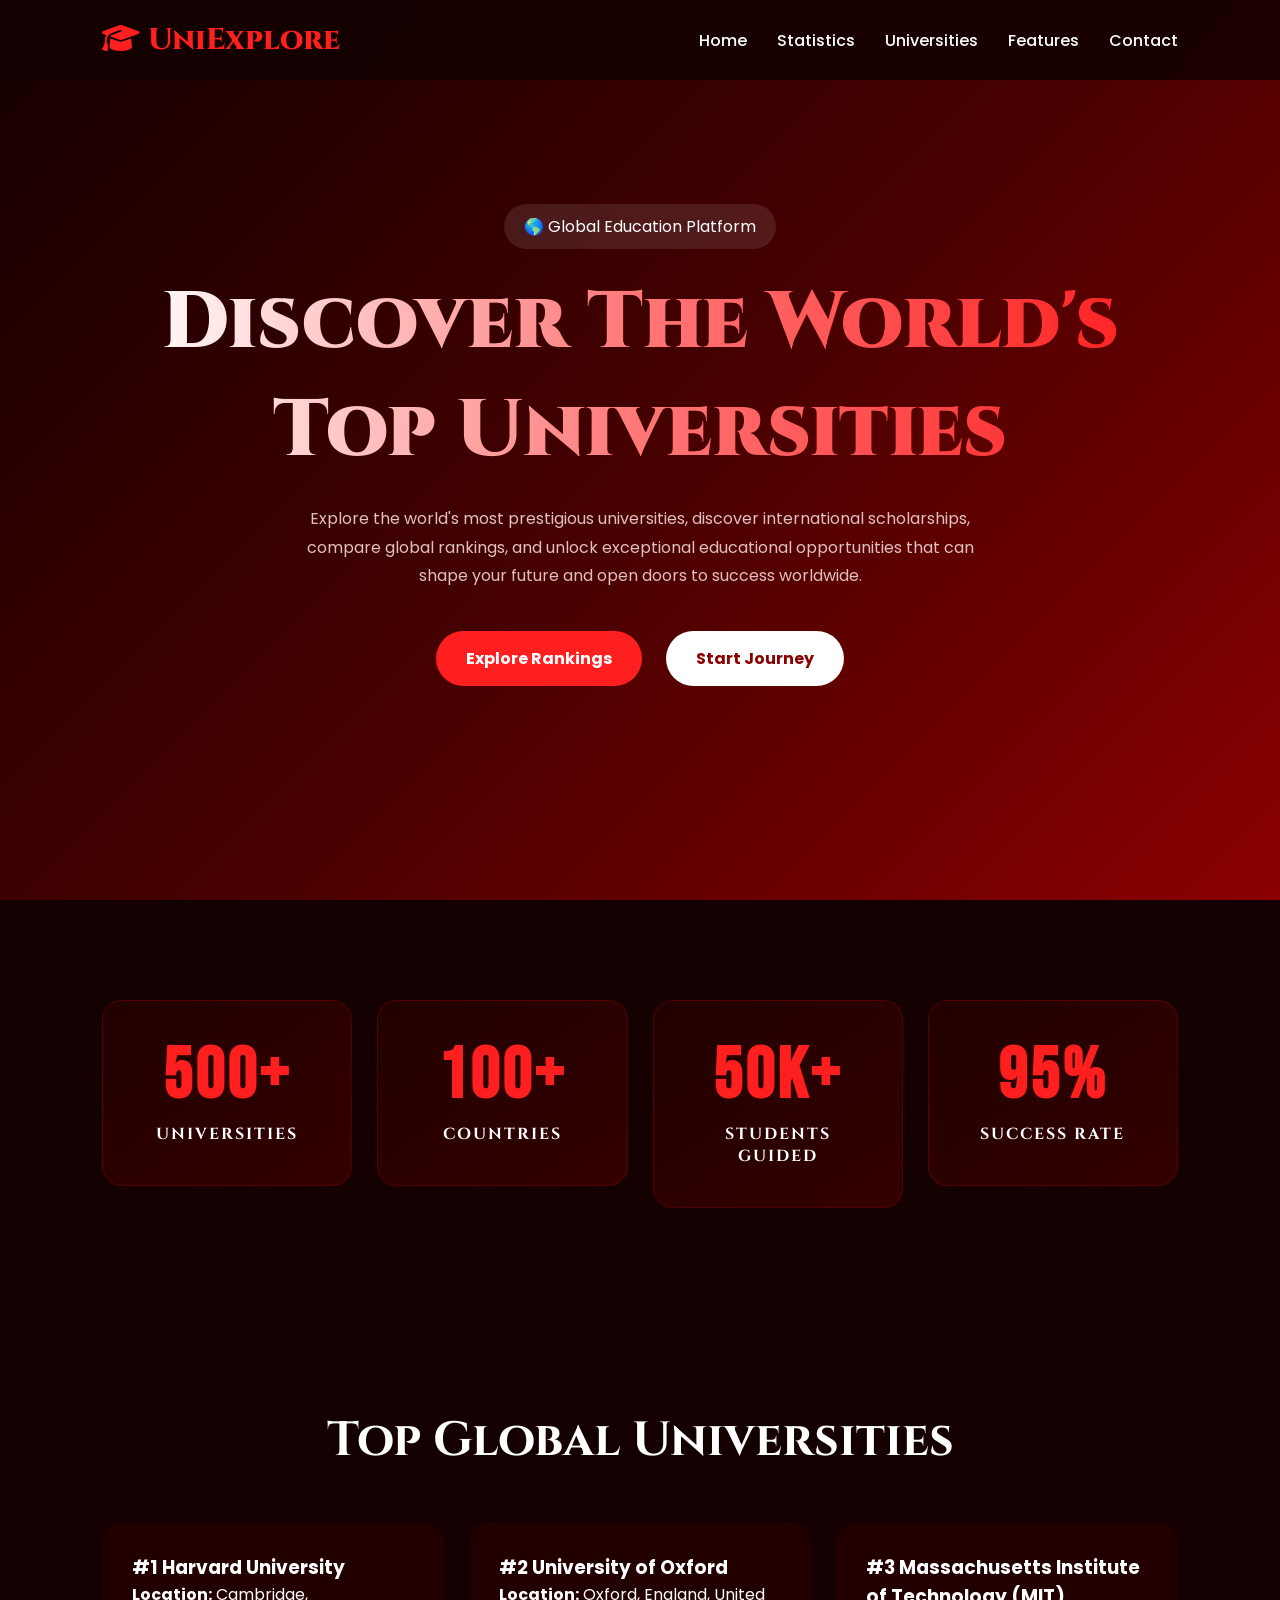
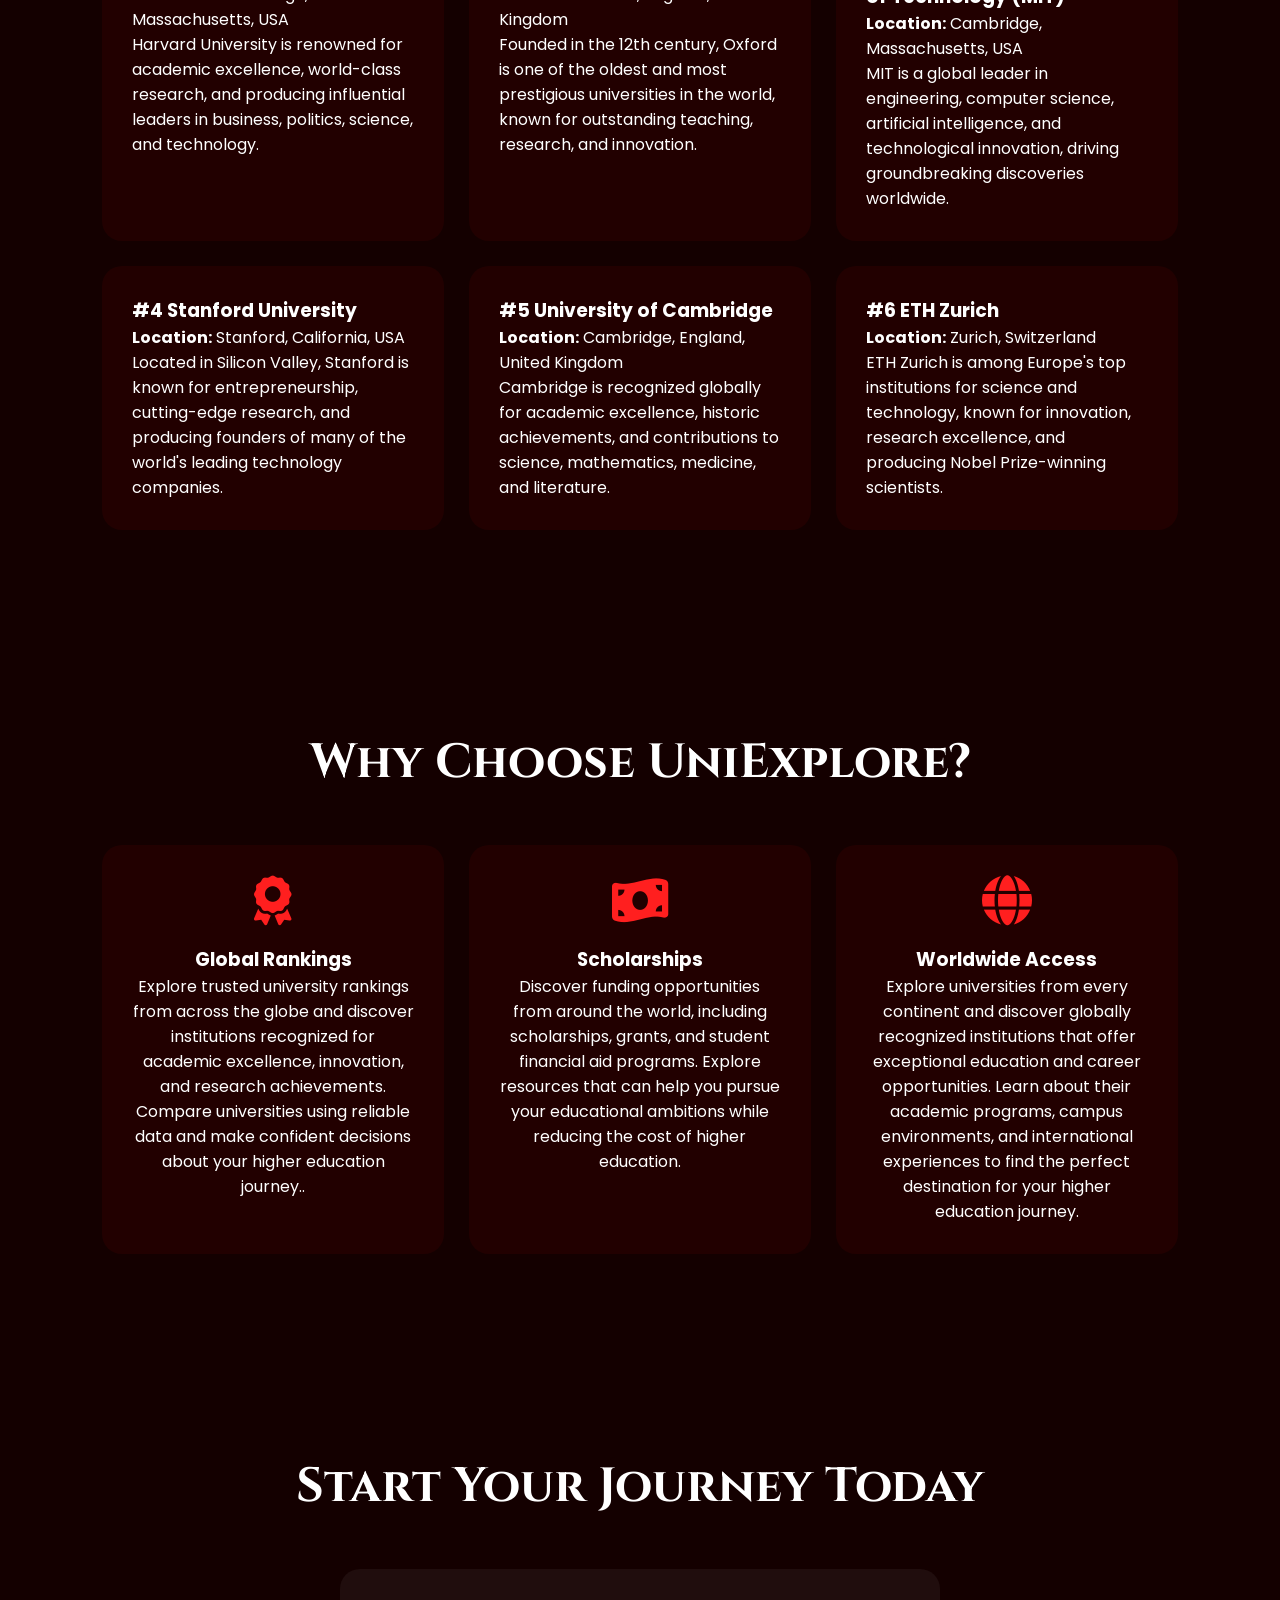
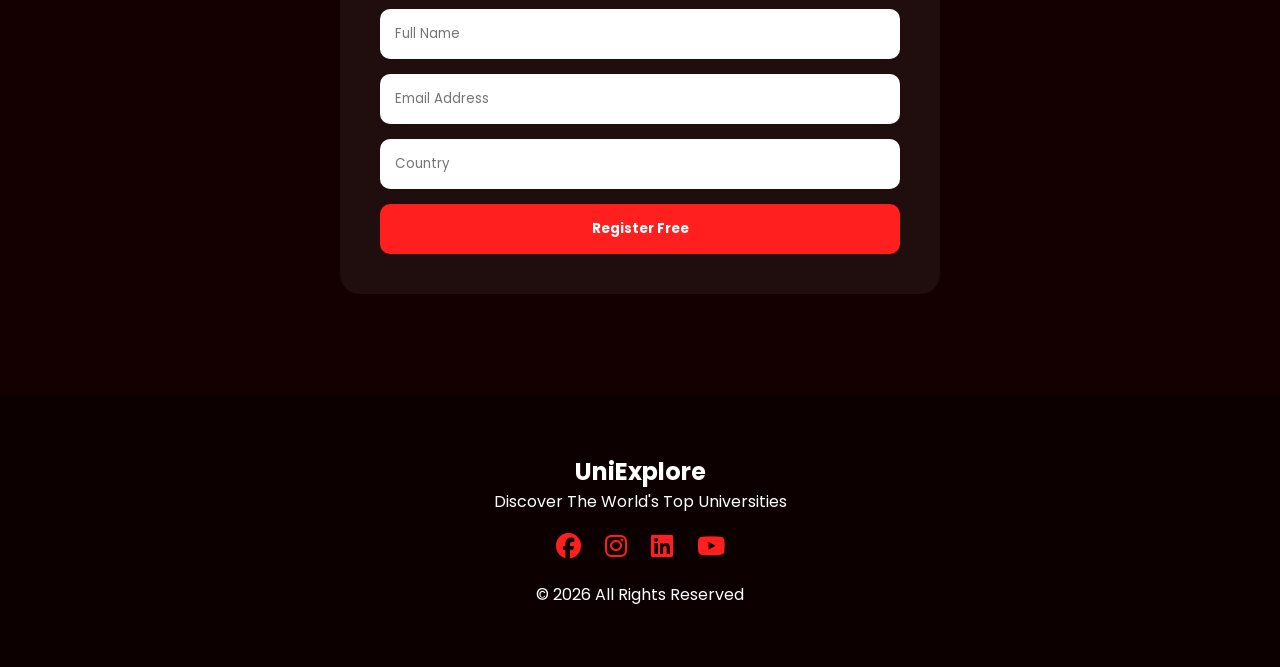
<file: index.html>
<!DOCTYPE html>
<html lang="en">
<head>
<meta charset="UTF-8">
<meta name="viewport" content="width=device-width, initial-scale=1.0">
<title>Discover The World's Top Universities</title>

<link rel="stylesheet" href="style.css">

<link rel="preconnect" href="https://fonts.googleapis.com">
<link rel="preconnect" href="https://fonts.gstatic.com" crossorigin>

<link href="https://fonts.googleapis.com/css2?family=Poppins:wght@300;400;500;600;700;800;900&display=swap" rel="stylesheet">

<link rel="stylesheet"
href="https://cdnjs.cloudflare.com/ajax/libs/font-awesome/6.5.1/css/all.min.css">

<link href="https://fonts.googleapis.com/css2?family=Cinzel:wght@500;700;800&family=Poppins:wght@300;400;500;600;700&display=swap" rel="stylesheet">

<link href="https://fonts.googleapis.com/css2?family=Bebas+Neue&family=Cinzel:wght@500;600;700&family=Poppins:wght@300;400;500;600;700&display=swap" rel="stylesheet">
<link href="https://fonts.googleapis.com/css2?family=Cinzel:wght@500;600;700&display=swap" rel="stylesheet">

</head>

<body>

<header>
<nav>

<div class="logo">
<i class="fas fa-graduation-cap"></i>
UniExplore
</div>

<ul>
<li><a href="#home">Home</a></li>
<li><a href="#stats">Statistics</a></li>
<li><a href="#universities">Universities</a></li>
<li><a href="#features">Features</a></li>
<li><a href="#contact">Contact</a></li>
</ul>

</nav>
</header>

<section id="home">

<div class="hero-content">

<span class="badge">
🌎 Global Education Platform
</span>

<h1>
Discover The World's Top Universities
</h1>

<p>
Explore the world's most prestigious universities, discover international scholarships, compare global rankings, and unlock exceptional educational opportunities that can shape your future and open doors to success worldwide.
</p>

<div class="hero-buttons">

<a href="#universities" class="btn-primary">
Explore Rankings
</a>

<a href="#contact" class="btn-secondary">
Start Journey
</a>

</div>

</div>

</section>

<section id="stats">

    <a href="universities.html" class="stat-link">
        <div class="stat-box">
            <h2>500+</h2>
            <p>Universities</p>
        </div>
    </a>

    <a href="countries.html" class="stat-link">
        <div class="stat-box">
            <h2>100+</h2>
            <p>Countries</p>
        </div>
    </a>

    <a href="testimonials.html" class="stat-link">
        <div class="stat-box">
            <h2>50K+</h2>
            <p>Students Guided</p>
        </div>
    </a>

    <a href="success.html" class="stat-link">
        <div class="stat-box">
            <h2>95%</h2>
            <p>Success Rate</p>
        </div>
    </a>

</section>

<section id="universities">

<h2 class="section-title">
Top Global Universities
</h2>

<div class="cards">

<div class="card">
 <h3>#1 Harvard University</h3>
        <p><strong>Location:</strong> Cambridge, Massachusetts, USA</p>
        <p>
            Harvard University is renowned for academic excellence,
            world-class research, and producing influential leaders
            in business, politics, science, and technology.
        </p>
</div>

<div class="card">
 <h3>#2 University of Oxford</h3>
        <p><strong>Location:</strong> Oxford, England, United Kingdom</p>
        <p>
            Founded in the 12th century, Oxford is one of the oldest
            and most prestigious universities in the world, known for
            outstanding teaching, research, and innovation.
        </p>
</div>

<div class="card">
 <h3>#3 Massachusetts Institute of Technology (MIT)</h3>
        <p><strong>Location:</strong> Cambridge, Massachusetts, USA</p>
        <p>
            MIT is a global leader in engineering, computer science,
            artificial intelligence, and technological innovation,
            driving groundbreaking discoveries worldwide.
        </p>
</div>

<div class="card">
 <h3>#4 Stanford University</h3>
        <p><strong>Location:</strong> Stanford, California, USA</p>
        <p>
            Located in Silicon Valley, Stanford is known for
            entrepreneurship, cutting-edge research, and producing
            founders of many of the world's leading technology companies.
        </p>
</div>

<div class="card">
  <h3>#5 University of Cambridge</h3>
        <p><strong>Location:</strong> Cambridge, England, United Kingdom</p>
        <p>
            Cambridge is recognized globally for academic excellence,
            historic achievements, and contributions to science,
            mathematics, medicine, and literature.
        </p>
</div>

<div class="card">
  <h3>#6 ETH Zurich</h3>
        <p><strong>Location:</strong> Zurich, Switzerland</p>
        <p>
            ETH Zurich is among Europe's top institutions for science
            and technology, known for innovation, research excellence,
            and producing Nobel Prize-winning scientists.
        </p>
</div>

</div>

</section>

<section id="features">

<h2 class="section-title">
Why Choose UniExplore?
</h2>

<div class="cards">

<div class="feature">
<i class="fas fa-award"></i>
<h3>Global Rankings</h3>
<p>Explore trusted university rankings from across the globe and discover institutions recognized for academic excellence, innovation, and research achievements. Compare universities using reliable data and make confident decisions about your higher education journey..</p>
</div>

<div class="feature">
<i class="fas fa-money-bill-wave"></i>
<h3>Scholarships</h3>
<p>Discover funding opportunities from around the world, including scholarships, grants, and student financial aid programs. Explore resources that can help you pursue your educational ambitions while reducing the cost of higher education.</p>
</div>

<div class="feature">
<i class="fas fa-globe"></i>
<h3>Worldwide Access</h3>
<p>Explore universities from every continent and discover globally recognized institutions that offer exceptional education and career opportunities. Learn about their academic programs, campus environments, and international experiences to find the perfect destination for your higher education journey.</p>
</div>

</div>

</section>

<section id="contact">

<h2 class="section-title">
Start Your Journey Today
</h2>

<form class="contact-form">

<input type="text" placeholder="Full Name">

<input type="email" placeholder="Email Address">

<input type="text" placeholder="Country">

<button>
Register Free
</button>

</form>

</section>

<footer>

<h2>UniExplore</h2>

<p>
Discover The World's Top Universities
</p>

<div class="socials">
<i class="fab fa-facebook"></i>
<i class="fab fa-instagram"></i>
<i class="fab fa-linkedin"></i>
<i class="fab fa-youtube"></i>
</div>

<p class="copyright">
© 2026 All Rights Reserved
</p>

</footer>

</body>
</html>
</file>
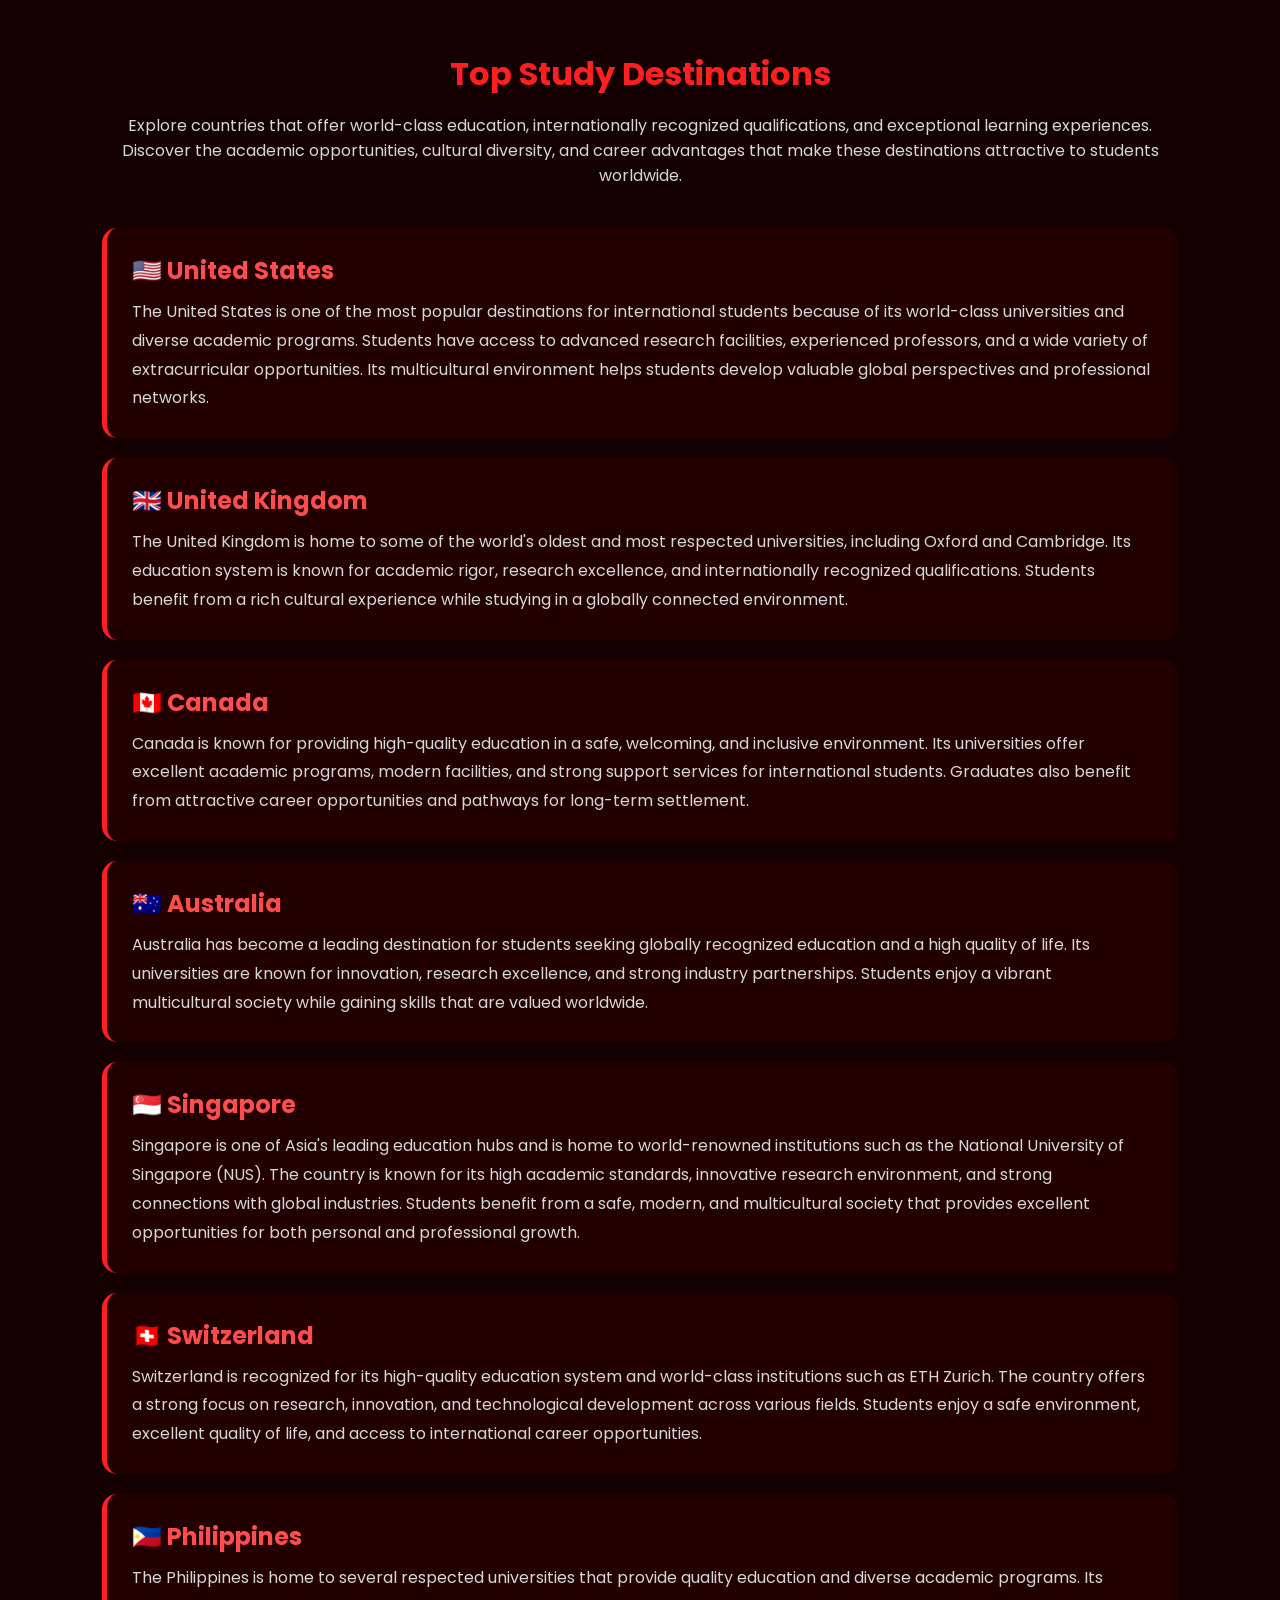
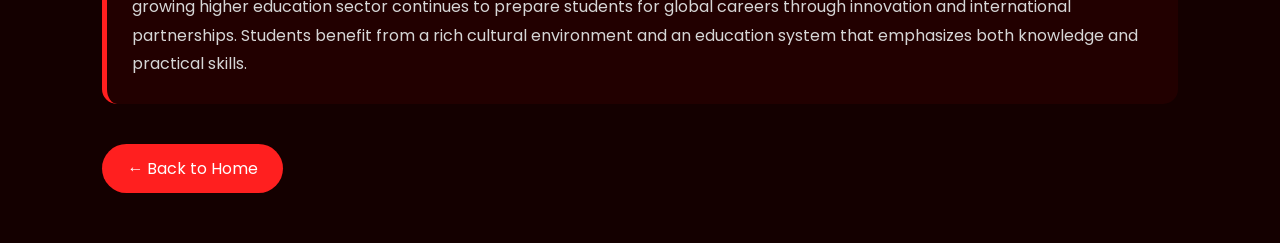
<file: countries.html>
<!DOCTYPE html>
<html lang="en">
<head>
<meta charset="UTF-8">
<meta name="viewport" content="width=device-width, initial-scale=1.0">
<title>Top Study Destinations</title>

<link href="https://fonts.googleapis.com/css2?family=Poppins:wght@300;400;500;600;700;800&display=swap" rel="stylesheet">

<style>

*{
margin:0;
padding:0;
box-sizing:border-box;
font-family:'Poppins',sans-serif;
}

body{
background:#140000;
color:white;
padding:50px 8%;
}

h1{
text-align:center;
color:#ff1f1f;
margin-bottom:15px;
}

.subtitle{
text-align:center;
color:#d6d6d6;
margin-bottom:40px;
}

.country{
background:#220000;
padding:25px;
border-radius:15px;
margin-bottom:20px;
border-left:5px solid #ff1f1f;
}

.country h2{
color:#ff4d4d;
margin-bottom:10px;
}

.country p{
line-height:1.8;
color:#d6d6d6;
}

.back{
display:inline-block;
margin-top:20px;
padding:12px 25px;
background:#ff1f1f;
color:white;
text-decoration:none;
border-radius:30px;
}

</style>
</head>
<body>

<h1>Top Study Destinations</h1>

<p class="subtitle">
Explore countries that offer world-class education, internationally recognized qualifications, and exceptional learning experiences. Discover the academic opportunities, cultural diversity, and career advantages that make these destinations attractive to students worldwide.</p>

<div class="country">
<h2>🇺🇸 United States</h2>
<p>
The United States is one of the most popular destinations for international students because of its world-class universities and diverse academic programs. Students have access to advanced research facilities, experienced professors, and a wide variety of extracurricular opportunities. Its multicultural environment helps students develop valuable global perspectives and professional networks.
</p>
</div>

<div class="country">
<h2>🇬🇧 United Kingdom</h2>
<p>
The United Kingdom is home to some of the world's oldest and most respected universities, including Oxford and Cambridge. Its education system is known for academic rigor, research excellence, and internationally recognized qualifications. Students benefit from a rich cultural experience while studying in a globally connected environment.
</p>
</div>

<div class="country">
<h2>🇨🇦 Canada</h2>
<p>
Canada is known for providing high-quality education in a safe, welcoming, and inclusive environment. Its universities offer excellent academic programs, modern facilities, and strong support services for international students. Graduates also benefit from attractive career opportunities and pathways for long-term settlement.
</p>
</div>

<div class="country">
<h2>🇦🇺 Australia</h2>
<p>
Australia has become a leading destination for students seeking globally recognized education and a high quality of life. Its universities are known for innovation, research excellence, and strong industry partnerships. Students enjoy a vibrant multicultural society while gaining skills that are valued worldwide.
</p>
</div>

<div class="country">
<h2>🇸🇬 Singapore</h2>
 <p>
        Singapore is one of Asia's leading education hubs and is home to world-renowned institutions such as the National University of Singapore (NUS). The country is known for its high academic standards, innovative research environment, and strong connections with global industries. Students benefit from a safe, modern, and multicultural society that provides excellent opportunities for both personal and professional growth.
    </p>
</div>

<div class="country">
    <h2>🇨🇭 Switzerland</h2>
    <p>
        Switzerland is recognized for its high-quality education system and world-class institutions such as ETH Zurich. The country offers a strong focus on research, innovation, and technological development across various fields. Students enjoy a safe environment, excellent quality of life, and access to international career opportunities.
    </p>
</div>

<div class="country">
    <h2>🇵🇭 Philippines</h2>
    <p>
        The Philippines is home to several respected universities that provide quality education and diverse academic programs. Its growing higher education sector continues to prepare students for global careers through innovation and international partnerships. Students benefit from a rich cultural environment and an education system that emphasizes both knowledge and practical skills.
    </p>
</div>

<a href="index.html" class="back">← Back to Home</a>

</body>
</html>
</file>
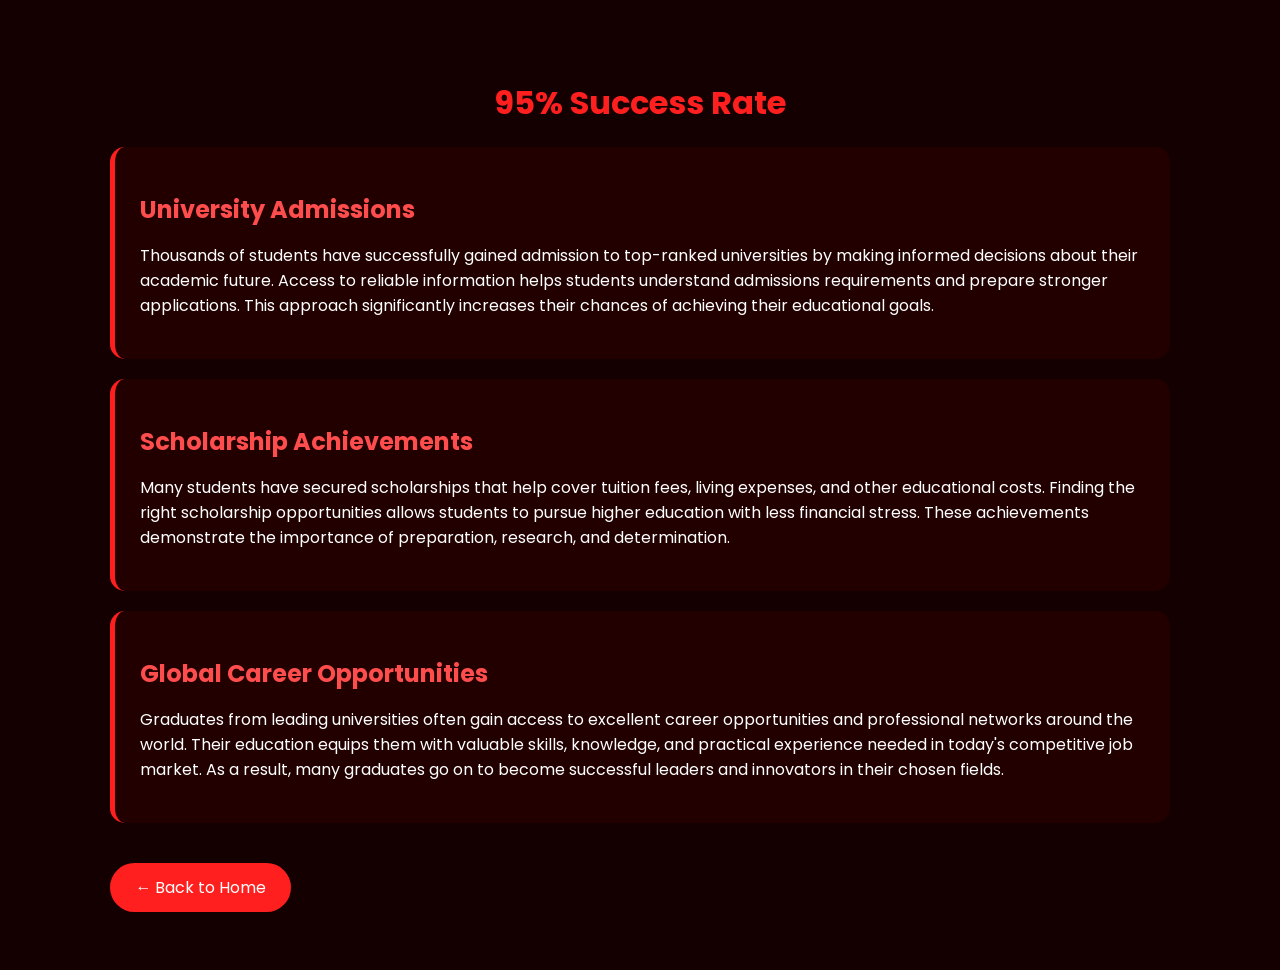
<file: success.html>
<!DOCTYPE html>
<html lang="en">
<head>
<meta charset="UTF-8">
<meta name="viewport" content="width=device-width, initial-scale=1.0">
<title>Success Stories</title>

<link href="https://fonts.googleapis.com/css2?family=Poppins:wght@300;400;500;600;700&display=swap" rel="stylesheet">

<style>

body{
font-family:'Poppins',sans-serif;
background:#140000;
color:white;
padding:50px 8%;
}

h1{
text-align:center;
color:#ff1f1f;
margin-bottom:20px;
}

.success{
background:#220000;
padding:25px;
margin-bottom:20px;
border-radius:15px;
border-left:5px solid #ff1f1f;
}

.success h2{
color:#ff4d4d;
margin-bottom:10px;
}

.back{
display:inline-block;
padding:12px 25px;
background:#ff1f1f;
color:white;
text-decoration:none;
border-radius:30px;
margin-top:20px;
}

</style>
</head>
<body>

<h1>95% Success Rate</h1>

<div class="success">
<h2>University Admissions</h2>
<p>
Thousands of students have successfully gained admission to top-ranked universities by making informed decisions about their academic future. Access to reliable information helps students understand admissions requirements and prepare stronger applications. This approach significantly increases their chances of achieving their educational goals.
</p>
</div>

<div class="success">
<h2>Scholarship Achievements</h2>
<p>
Many students have secured scholarships that help cover tuition fees, living expenses, and other educational costs. Finding the right scholarship opportunities allows students to pursue higher education with less financial stress. These achievements demonstrate the importance of preparation, research, and determination.
</p>
</div>

<div class="success">
<h2>Global Career Opportunities</h2>
<p>
Graduates from leading universities often gain access to excellent career opportunities and professional networks around the world. Their education equips them with valuable skills, knowledge, and practical experience needed in today's competitive job market. As a result, many graduates go on to become successful leaders and innovators in their chosen fields.
</p>
</div>

<a href="index.html" class="back">← Back to Home</a>

</body>
</html>
</file>
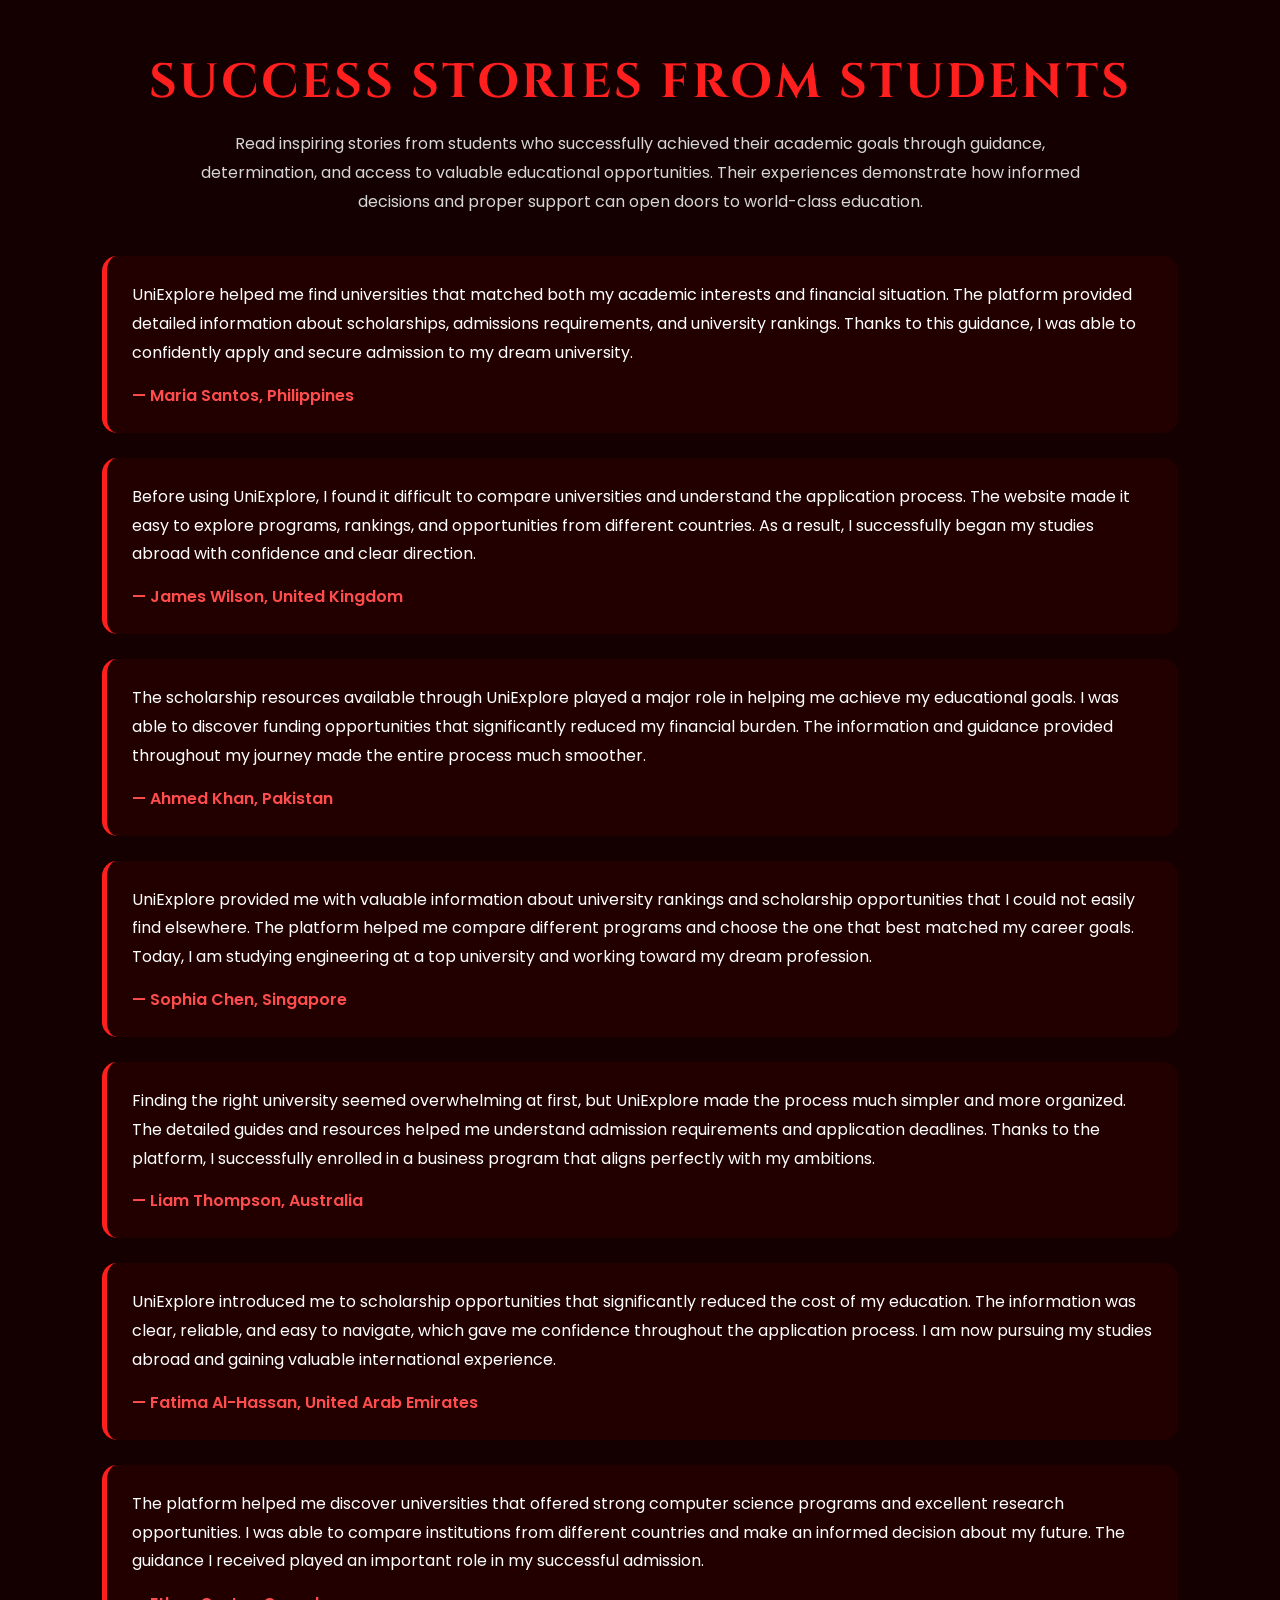
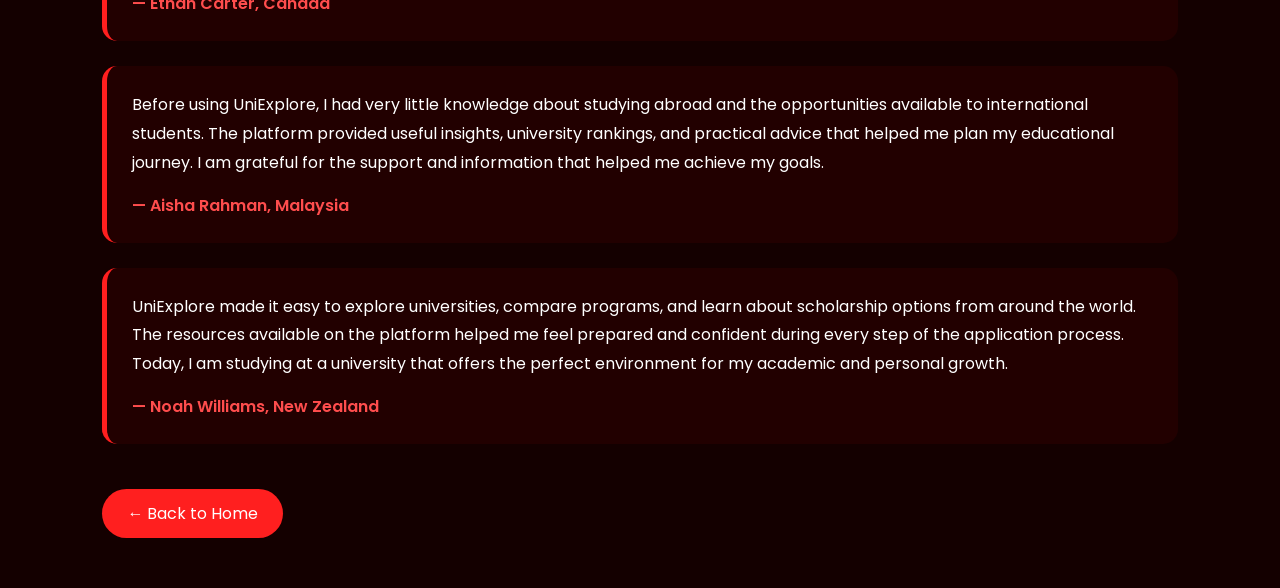
<file: testimonials.html>
<!DOCTYPE html>
<html lang="en">
<head>
<meta charset="UTF-8">
<meta name="viewport" content="width=device-width, initial-scale=1.0">

<title>Student Testimonials</title>

<link href="https://fonts.googleapis.com/css2?family=Cinzel:wght@500;600;700&family=Poppins:wght@300;400;500;600;700&display=swap" rel="stylesheet">

<style>

*{
    margin:0;
    padding:0;
    box-sizing:border-box;
}

body{
    font-family:'Poppins',sans-serif;
    background:#140000;
    color:white;
    padding:50px 8%;
}

h1{
    font-family:'Cinzel',serif;
    text-align:center;
    color:#ff1f1f;
    font-size:3rem;
    letter-spacing:3px;
    text-transform:uppercase;
    margin-bottom:15px;
}

.subtitle{
    text-align:center;
    max-width:900px;
    margin:0 auto 40px;
    color:#d6d6d6;
    line-height:1.8;
}

.testimonial{
    background:#220000;
    padding:25px;
    margin:25px 0;
    border-radius:15px;
    border-left:5px solid #ff1f1f;
    transition:0.3s;
}

.testimonial:hover{
    transform:translateY(-5px);
}

.testimonial p{
    line-height:1.8;
}

.student{
    color:#ff4d4d;
    font-weight:600;
    margin-top:15px;
}

.back{
    display:inline-block;
    padding:12px 25px;
    background:#ff1f1f;
    color:white;
    text-decoration:none;
    border-radius:30px;
    margin-top:20px;
}

.back:hover{
    background:#cc0000;
}

</style>
</head>
<body>

<h1>Success Stories From Students</h1>

<p class="subtitle">
Read inspiring stories from students who successfully achieved their academic goals through guidance, determination, and access to valuable educational opportunities. Their experiences demonstrate how informed decisions and proper support can open doors to world-class education.
</p>

<div class="testimonial">
<p>
UniExplore helped me find universities that matched both my academic interests and financial situation. The platform provided detailed information about scholarships, admissions requirements, and university rankings. Thanks to this guidance, I was able to confidently apply and secure admission to my dream university.
</p>
<div class="student">— Maria Santos, Philippines</div>
</div>

<div class="testimonial">
<p>
Before using UniExplore, I found it difficult to compare universities and understand the application process. The website made it easy to explore programs, rankings, and opportunities from different countries. As a result, I successfully began my studies abroad with confidence and clear direction.
</p>
<div class="student">— James Wilson, United Kingdom</div>
</div>

<div class="testimonial">
<p>
The scholarship resources available through UniExplore played a major role in helping me achieve my educational goals. I was able to discover funding opportunities that significantly reduced my financial burden. The information and guidance provided throughout my journey made the entire process much smoother.
</p>
<div class="student">— Ahmed Khan, Pakistan</div>
</div>

<div class="testimonial">
<p>
UniExplore provided me with valuable information about university rankings and scholarship opportunities that I could not easily find elsewhere. The platform helped me compare different programs and choose the one that best matched my career goals. Today, I am studying engineering at a top university and working toward my dream profession.
</p>
<div class="student">— Sophia Chen, Singapore</div>
</div>

<div class="testimonial">
<p>
Finding the right university seemed overwhelming at first, but UniExplore made the process much simpler and more organized. The detailed guides and resources helped me understand admission requirements and application deadlines. Thanks to the platform, I successfully enrolled in a business program that aligns perfectly with my ambitions.
</p>
<div class="student">— Liam Thompson, Australia</div>
</div>

<div class="testimonial">
<p>
UniExplore introduced me to scholarship opportunities that significantly reduced the cost of my education. The information was clear, reliable, and easy to navigate, which gave me confidence throughout the application process. I am now pursuing my studies abroad and gaining valuable international experience.
</p>
<div class="student">— Fatima Al-Hassan, United Arab Emirates</div>
</div>

<div class="testimonial">
<p>
The platform helped me discover universities that offered strong computer science programs and excellent research opportunities. I was able to compare institutions from different countries and make an informed decision about my future. The guidance I received played an important role in my successful admission.
</p>
<div class="student">— Ethan Carter, Canada</div>
</div>

<div class="testimonial">
<p>
Before using UniExplore, I had very little knowledge about studying abroad and the opportunities available to international students. The platform provided useful insights, university rankings, and practical advice that helped me plan my educational journey. I am grateful for the support and information that helped me achieve my goals.
</p>
<div class="student">— Aisha Rahman, Malaysia</div>
</div>

<div class="testimonial">
<p>
UniExplore made it easy to explore universities, compare programs, and learn about scholarship options from around the world. The resources available on the platform helped me feel prepared and confident during every step of the application process. Today, I am studying at a university that offers the perfect environment for my academic and personal growth.
</p>
<div class="student">— Noah Williams, New Zealand</div>
</div>

<a href="index.html" class="back">← Back to Home</a>

</body>
</html>
</file>
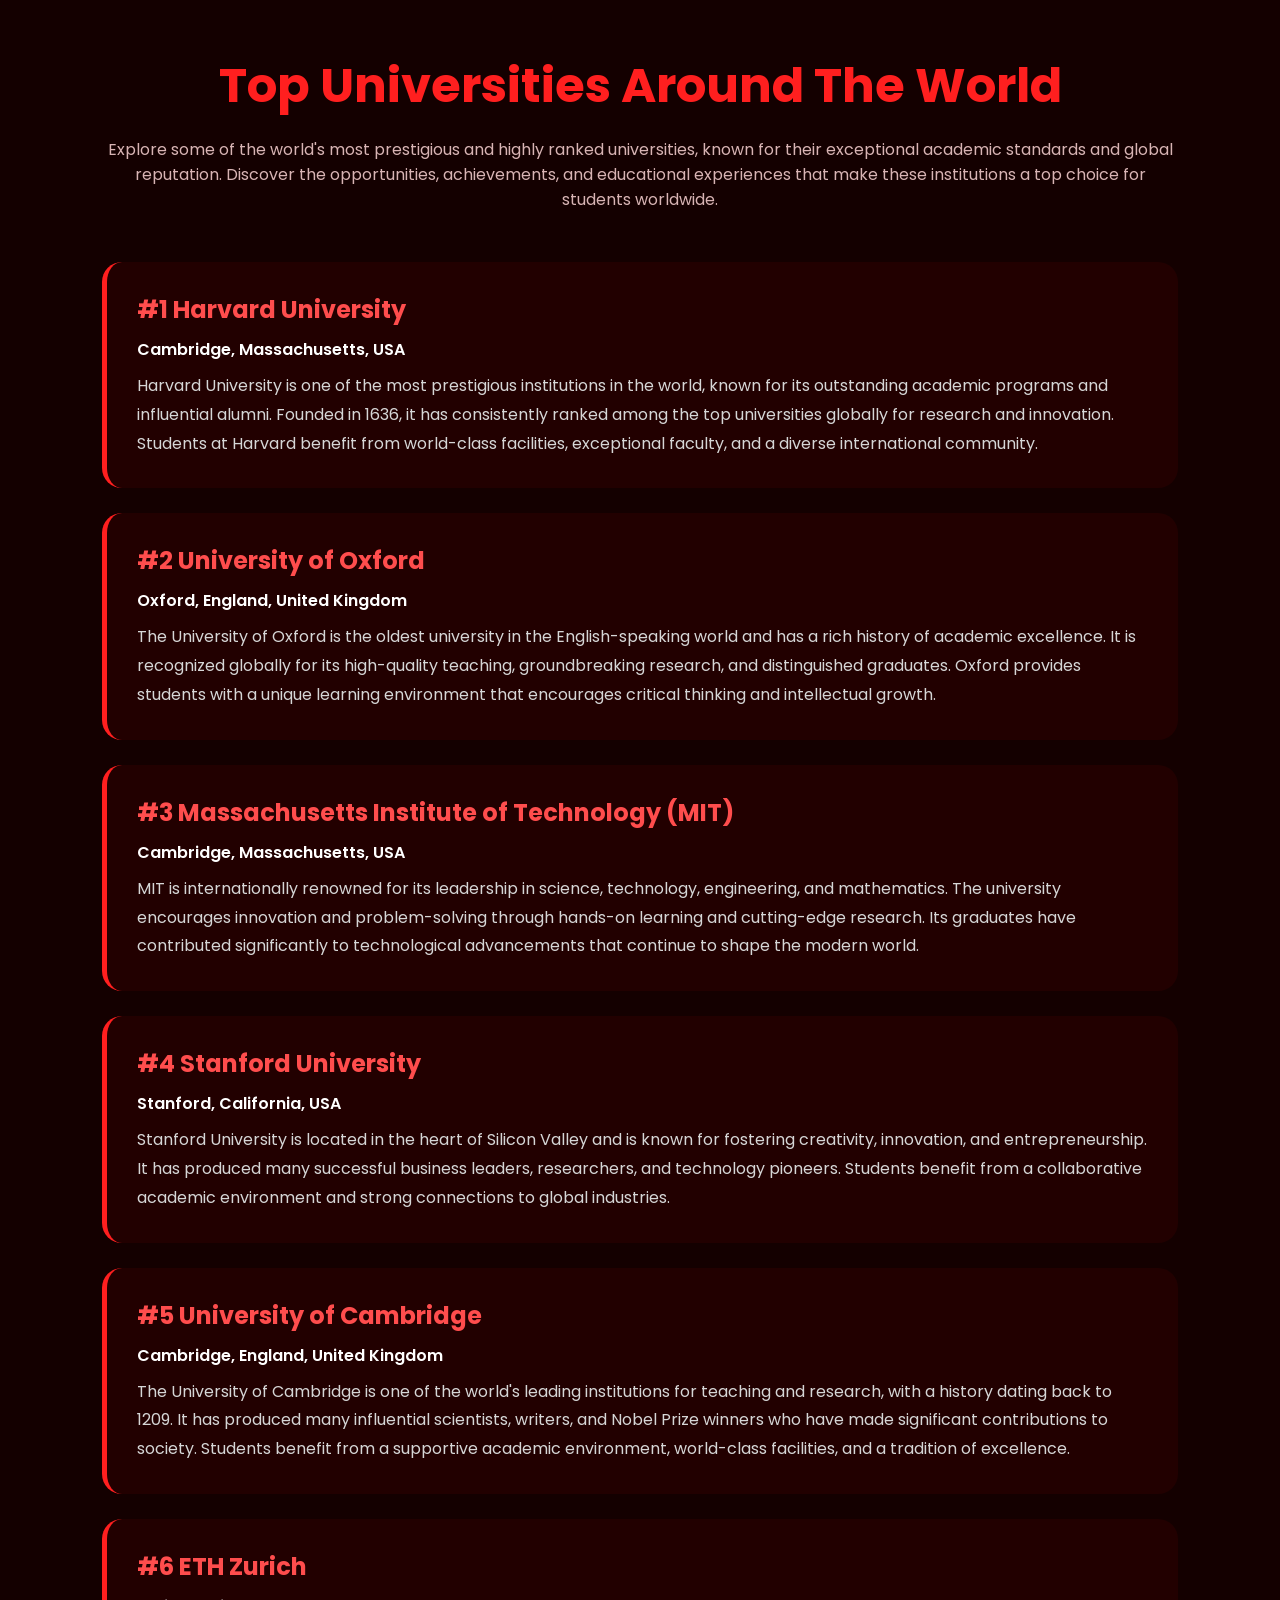
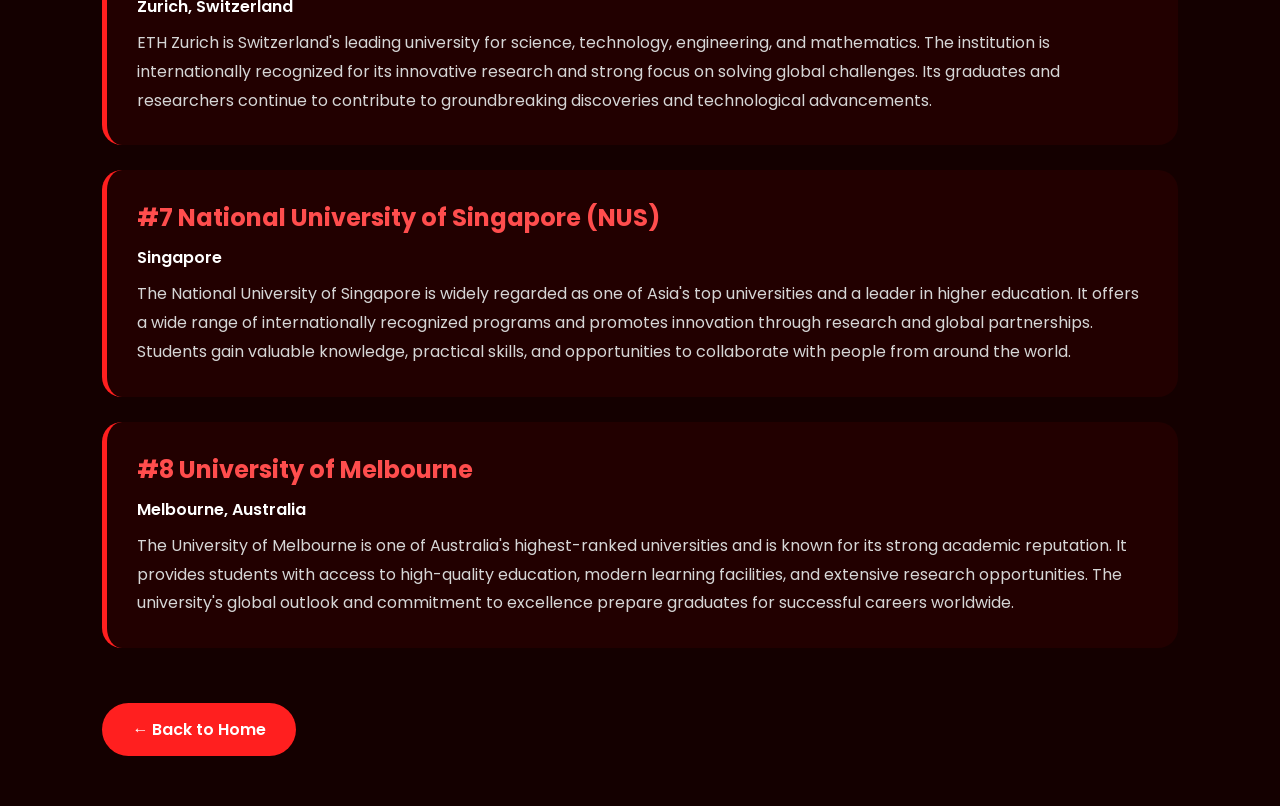
<file: universities.html>
<!DOCTYPE html>
<html lang="en">
<head>
<meta charset="UTF-8">
<meta name="viewport" content="width=device-width, initial-scale=1.0">

<title>Top Universities</title>

<link href="https://fonts.googleapis.com/css2?family=Poppins:wght@300;400;500;600;700;800&display=swap" rel="stylesheet">

<style>

*{
    margin:0;
    padding:0;
    box-sizing:border-box;
    font-family:'Poppins',sans-serif;
}

body{
    background:#140000;
    color:white;
    padding:50px 8%;
}

h1{
    text-align:center;
    color:#ff1f1f;
    font-size:3rem;
    margin-bottom:15px;
}

.subtitle{
    text-align:center;
    color:#d8b4b4;
    margin-bottom:50px;
}

.university-list{
    max-width:1200px;
    margin:auto;
}

.university{
    background:#220000;
    padding:30px;
    border-radius:20px;
    margin-bottom:25px;
    transition:0.3s;
    border-left:5px solid #ff1f1f;
}

.university:hover{
    transform:translateY(-8px);
    box-shadow:0 0 20px rgba(255,0,0,0.3);
}

.university h2{
    color:#ff4d4d;
    margin-bottom:10px;
}

.location{
    font-weight:600;
    color:#ffffff;
    margin-bottom:10px;
}

.university p{
    color:#d6d6d6;
    line-height:1.8;
}

.back-btn{
    display:inline-block;
    margin-top:30px;
    padding:14px 30px;
    background:#ff1f1f;
    color:white;
    text-decoration:none;
    border-radius:30px;
    font-weight:600;
}

.back-btn:hover{
    background:#cc0000;
}

</style>

</head>
<body>

<h1>Top Universities Around The World</h1>

<p class="subtitle">
Explore some of the world's most prestigious and highly ranked universities, known for their exceptional academic standards and global reputation. Discover the opportunities, achievements, and educational experiences that make these institutions a top choice for students worldwide.
</p>

<div class="university-list">

    <div class="university">
        <h2>#1 Harvard University</h2>
        <div class="location">Cambridge, Massachusetts, USA</div>
       <p>
Harvard University is one of the most prestigious institutions in the world, known for its outstanding academic programs and influential alumni. Founded in 1636, it has consistently ranked among the top universities globally for research and innovation. Students at Harvard benefit from world-class facilities, exceptional faculty, and a diverse international community.
</p>
    </div>

    <div class="university">
        <h2>#2 University of Oxford</h2>
        <div class="location">Oxford, England, United Kingdom</div>
        <p>
The University of Oxford is the oldest university in the English-speaking world and has a rich history of academic excellence. It is recognized globally for its high-quality teaching, groundbreaking research, and distinguished graduates. Oxford provides students with a unique learning environment that encourages critical thinking and intellectual growth.
</p>
    </div>

    <div class="university">
        <h2>#3 Massachusetts Institute of Technology (MIT)</h2>
        <div class="location">Cambridge, Massachusetts, USA</div>
       <p>
MIT is internationally renowned for its leadership in science, technology, engineering, and mathematics. The university encourages innovation and problem-solving through hands-on learning and cutting-edge research. Its graduates have contributed significantly to technological advancements that continue to shape the modern world.
</p>
    </div>

    <div class="university">
        <h2>#4 Stanford University</h2>
        <div class="location">Stanford, California, USA</div>
       <p>
Stanford University is located in the heart of Silicon Valley and is known for fostering creativity, innovation, and entrepreneurship. It has produced many successful business leaders, researchers, and technology pioneers. Students benefit from a collaborative academic environment and strong connections to global industries.
</p>
    </div>

    <div class="university">
        <h2>#5 University of Cambridge</h2>
        <div class="location">Cambridge, England, United Kingdom</div>
        <p>
The University of Cambridge is one of the world's leading institutions for teaching and research, with a history dating back to 1209. It has produced many influential scientists, writers, and Nobel Prize winners who have made significant contributions to society. Students benefit from a supportive academic environment, world-class facilities, and a tradition of excellence.
</p>
    </div>

    <div class="university">
        <h2>#6 ETH Zurich</h2>
        <div class="location">Zurich, Switzerland</div>
        <p>
ETH Zurich is Switzerland's leading university for science, technology, engineering, and mathematics. The institution is internationally recognized for its innovative research and strong focus on solving global challenges. Its graduates and researchers continue to contribute to groundbreaking discoveries and technological advancements.
</p>
    </div>

    <div class="university">
        <h2>#7 National University of Singapore (NUS)</h2>
        <div class="location">Singapore</div>
       <p>
The National University of Singapore is widely regarded as one of Asia's top universities and a leader in higher education. It offers a wide range of internationally recognized programs and promotes innovation through research and global partnerships. Students gain valuable knowledge, practical skills, and opportunities to collaborate with people from around the world.
</p>
    </div>

    <div class="university">
        <h2>#8 University of Melbourne</h2>
        <div class="location">Melbourne, Australia</div>
      <p>
The University of Melbourne is one of Australia's highest-ranked universities and is known for its strong academic reputation. It provides students with access to high-quality education, modern learning facilities, and extensive research opportunities. The university's global outlook and commitment to excellence prepare graduates for successful careers worldwide.
</p>
    </div>

</div>

<a href="index.html" class="back-btn">
← Back to Home
</a>

</body>
</html>
</file>
<file: style.css>
*{
margin:0;
padding:0;
box-sizing:border-box;
font-family:'Poppins',sans-serif;
}

:root{
--red:#ff1f1f;
--dark-red:#8b0000;
--bg:#140000;
--card:#220000;
--white:#ffffff;
}

html{
scroll-behavior:smooth;
}

body{
background:var(--bg);
color:white;

    font-family:'Poppins', sans-serif;
}

.hero-content h1,
.section-title,
.logo{
    font-family:'Cinzel', serif;
}


/* NAVIGATION */

nav{
position:fixed;
top:0;
width:100%;
padding:20px 8%;
display:flex;
justify-content:space-between;
align-items:center;
background:rgba(20,0,0,.9);
backdrop-filter:blur(15px);
z-index:1000;
}

.logo{
font-size:30px;
font-weight:800;
color:var(--red);
}

nav ul{
display:flex;
gap:30px;
list-style:none;
}

nav a{
text-decoration:none;
color:white;
font-weight:500;
transition:.3s;
}

nav a:hover{
color:var(--red);
}

/* HERO */

#home{
height:100vh;
display:flex;
justify-content:center;
align-items:center;
text-align:center;
padding:0 10%;

background:
linear-gradient(
135deg,
#140000,
#450000,
#8b0000
);
}

.badge{
display:inline-block;
padding:10px 20px;
border-radius:30px;
background:rgba(255,255,255,.1);
}

.hero-content h1{
font-size:5rem;
font-weight:900;
margin:20px 0;

background:
linear-gradient(
90deg,
#ffffff,
#ff7777,
#ff1f1f
);

-webkit-background-clip:text;
-webkit-text-fill-color:transparent;
}

.hero-content p{
max-width:700px;
margin:auto;
line-height:1.8;
color:#e0c0c0;
}

.hero-buttons{
margin-top:30px;
}

.btn-primary,
.btn-secondary{
display:inline-block;
padding:15px 30px;
border-radius:30px;
text-decoration:none;
font-weight:700;
margin:10px;
}

.btn-primary{
background:var(--red);
color:white;
}

.btn-secondary{
background:white;
color:#8b0000;
}

/* STATS */

/* Statistics Section */

/* =========================
   STATISTICS SECTION
========================= */

#stats{
    padding:100px 8%;
    display:grid;
    grid-template-columns:repeat(auto-fit,minmax(220px,1fr));
    gap:25px;
}

.stat-link{
    text-decoration:none;
    color:white;
}

.stat-box{
    background:linear-gradient(
        145deg,
        #220000,
        #330000
    );
    padding:40px;
    border-radius:20px;
    text-align:center;
    transition:0.4s ease;
    border:1px solid rgba(255,0,0,0.2);
    cursor:pointer;
}

.stat-box:hover{
    transform:translateY(-10px);
    box-shadow:0 0 25px rgba(255,0,0,0.5);
    border:1px solid #ff1f1f;
}

/* NUMBERS */

.stat-box h2{
    font-family:'Bebas Neue', sans-serif;
    font-size:4.5rem;
    letter-spacing:3px;
    color:#ff1f1f;
    margin-bottom:10px;
    line-height:1;
}

/* TITLES */

.stat-box p{
    font-family:'Cinzel', serif;
    font-size:1rem;
    font-weight:700;
    letter-spacing:2px;
    text-transform:uppercase;
    color:#ffffff;

}
/* TITLES */

.section-title{
text-align:center;
font-size:3rem;
margin-bottom:50px;
}

/* CARDS */


body{
    background:#140000;
}

/* =====================
   WHY CHOOSE UNIEXPLORE
===================== */

#why-choose h2{
    font-family:'Cinzel', serif;
    font-size:3rem;
    font-weight:700;
    letter-spacing:3px;
    text-transform:uppercase;
    text-align:center;
    color:#fffefe;
    margin-bottom:20px;
}

.feature-link{
    text-decoration:none;
    color:inherit;
    display:block;
}

.feature-card{
    cursor:pointer;
}

.features-container{
    display:grid;
    grid-template-columns:repeat(auto-fit,minmax(280px,1fr));
    gap:25px;
    margin-top:40px;
}

.feature-card{
    background:#220000;
    padding:35px;
    border-radius:20px;
    text-align:center;
    border:1px solid rgba(255,0,0,0.2);
    transition:0.4s ease;
    cursor:pointer;
}

.feature-card:hover{
    transform:translateY(-10px);
    box-shadow:0 0 25px rgba(255,0,0,0.4);
}

.feature-card i{
    font-size:3rem;
    color:#ff1f1f;
    margin-bottom:15px;
}

.feature-card h3{
    font-family:'Cinzel', serif;
    color:white;
    margin-bottom:10px;
}

.feature-card p{
    color:#d6d6d6;
    line-height:1.7;
}

.cards{
display:grid;
grid-template-columns:repeat(auto-fit,minmax(280px,1fr));
gap:25px;
}

#universities,
#features,
#contact{
padding:100px 8%;
}

.card,
.feature{
background:var(--card);
padding:30px;
border-radius:20px;
transition:.3s;
}

.card:hover,
.feature:hover{
transform:translateY(-10px);
}

.feature{
text-align:center;
}

.feature i{
font-size:50px;
color:var(--red);
margin-bottom:20px;
}

/* FORM */

.contact-form{
max-width:600px;
margin:auto;
display:flex;
flex-direction:column;
gap:15px;
background:rgba(255,255,255,.05);
padding:40px;
border-radius:20px;
}

.contact-form input{
padding:15px;
border:none;
border-radius:10px;
}

.contact-form button{
padding:15px;
border:none;
border-radius:10px;
background:var(--red);
color:white;
font-weight:700;
cursor:pointer;
}

/* FOOTER */

footer{
padding:60px 20px;
text-align:center;
background:#0d0000;
}

.socials{
margin:20px 0;
}

.socials i{
font-size:25px;
margin:0 10px;
color:var(--red);
}

/* MOBILE */

@media(max-width:768px){

.hero-content h1{
font-size:3rem;
}

nav ul{
display:none;
}
}
</file>
